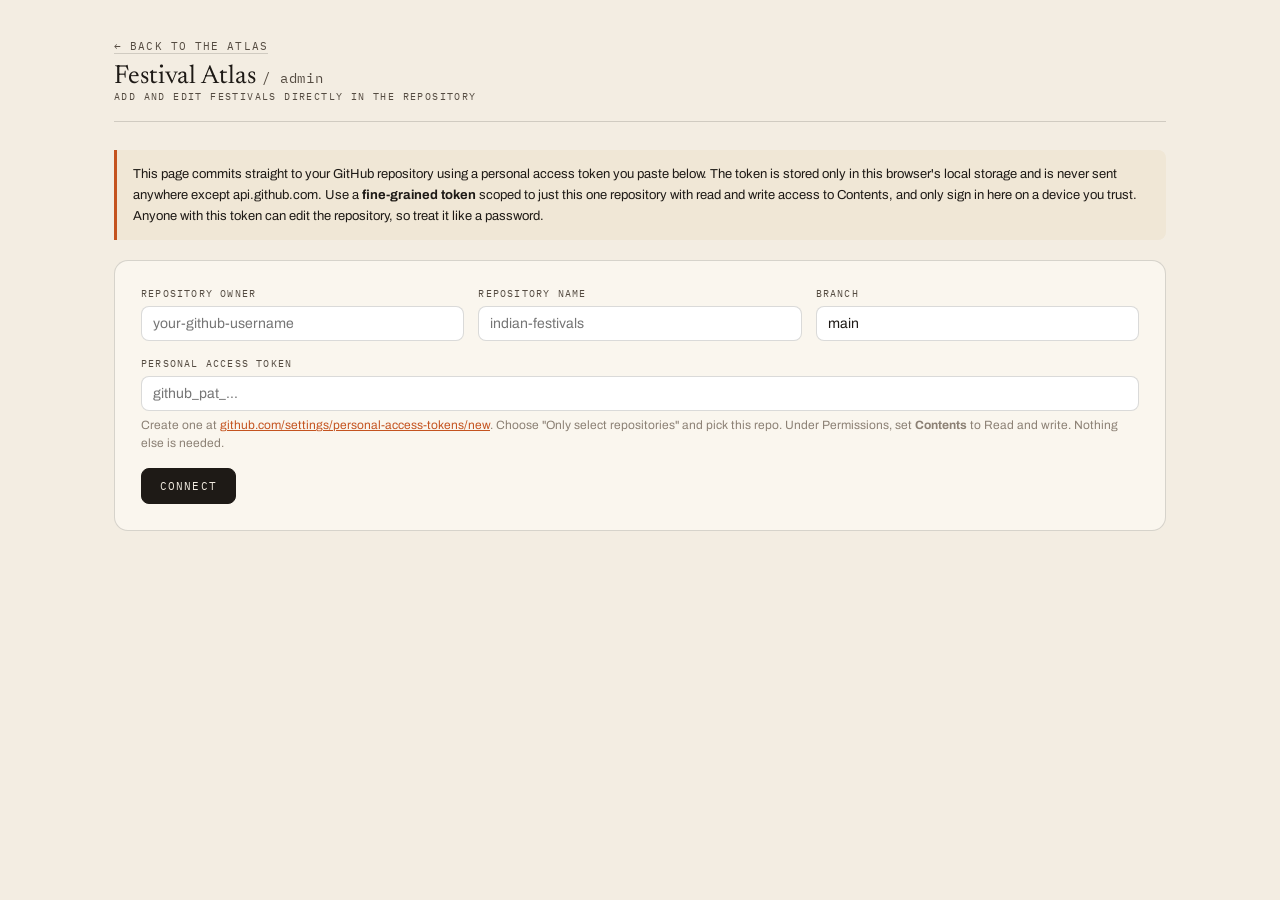
<file: admin.html>
<!DOCTYPE html>
<html lang="en">
<head>
<meta charset="utf-8">
<meta name="viewport" content="width=device-width, initial-scale=1">
<title>Festival Atlas: Admin</title>
<link rel="preconnect" href="https://fonts.googleapis.com">
<link rel="preconnect" href="https://fonts.gstatic.com" crossorigin>
<link rel="stylesheet" href="https://fonts.googleapis.com/css2?family=Archivo:wght@400;500;600&family=IBM+Plex+Mono:wght@400;500&family=Newsreader:ital,wght@0,300;0,400;0,500&display=swap">
<style>
  :root{
    --cream:#F3EDE2; --paper:#FAF6EE; --ink:#1E1A16; --ink-2:#544B41; --ink-3:#8C8175;
    --rule:rgba(30,26,22,.16); --saffron:#C4531F; --red:#8A2B2B; --green:#3F6141;
    --serif:"Newsreader",Georgia,serif; --sans:"Archivo","Helvetica Neue",Helvetica,sans-serif;
    --mono:"IBM Plex Mono",ui-monospace,monospace;
  }
  *{box-sizing:border-box}
  html,body{margin:0;min-height:100%;background:var(--cream);color:var(--ink);
    font-family:var(--sans);-webkit-font-smoothing:antialiased}
  a{color:var(--saffron)}
  h1,h2,h3{font-family:var(--serif);font-weight:400;margin:0}
  .mono{font-family:var(--mono);letter-spacing:.06em}
  #app{max-width:1100px;margin:0 auto;padding:36px 24px 100px}
  header.top{display:flex;justify-content:space-between;align-items:baseline;margin-bottom:28px;
    border-bottom:1px solid var(--rule);padding-bottom:18px;flex-wrap:wrap;gap:10px}
  header.top h1{font-size:26px}
  header.top .sub{font-family:var(--mono);font-size:10px;letter-spacing:.14em;text-transform:uppercase;
    color:var(--ink-2)}
  .card{background:var(--paper);border:1px solid var(--rule);border-radius:14px;padding:26px;
    margin-bottom:22px}
  .field{margin-bottom:16px}
  .field label{display:block;font-family:var(--mono);font-size:10px;letter-spacing:.12em;
    text-transform:uppercase;color:var(--ink-2);margin-bottom:6px}
  .field .hint{font-size:12px;color:var(--ink-3);margin-top:5px;line-height:1.5}
  input, select, textarea{width:100%;font-family:var(--sans);font-size:14px;padding:9px 11px;
    border:1px solid var(--rule);border-radius:8px;background:#fff;color:var(--ink)}
  textarea{min-height:64px;resize:vertical;line-height:1.5}
  input:focus, select:focus, textarea:focus{outline:2px solid var(--saffron);outline-offset:1px}
  .row{display:flex;gap:14px;flex-wrap:wrap}
  .row > .field{flex:1;min-width:180px}
  button{font-family:var(--mono);font-size:11px;letter-spacing:.1em;text-transform:uppercase;
    padding:10px 18px;border-radius:8px;border:1px solid var(--ink);background:var(--ink);
    color:var(--cream);cursor:pointer}
  button.ghost{background:none;color:var(--ink);border:1px solid var(--rule)}
  button.danger{background:var(--red);border-color:var(--red)}
  button:disabled{opacity:.4;cursor:default}
  button:hover:not(:disabled){filter:brightness(1.08)}
  .warn{background:#F0E7D6;border-left:3px solid var(--saffron);padding:14px 16px;font-size:13px;
    line-height:1.6;border-radius:0 8px 8px 0;margin-bottom:20px}
  #status{position:fixed;bottom:20px;right:20px;max-width:360px;font-family:var(--mono);font-size:12px;
    padding:12px 16px;border-radius:8px;box-shadow:0 8px 30px rgba(30,26,22,.18);z-index:99;
    display:none;line-height:1.5}
  #status.ok{background:#e4efe4;border:1px solid var(--green);color:var(--green);display:block}
  #status.err{background:#f6e2e0;border:1px solid var(--red);color:var(--red);display:block}
  #status.busy{background:var(--paper);border:1px solid var(--rule);color:var(--ink-2);display:block}
  .statelist{display:flex;flex-wrap:wrap;gap:8px;margin-bottom:20px}
  .statelist button{background:#fff;color:var(--ink);border:1px solid var(--rule);font-size:10px}
  .statelist button.active{background:var(--ink);color:var(--cream)}
  .flist{border-top:1px solid var(--rule)}
  .frow{display:flex;justify-content:space-between;align-items:center;padding:12px 0;
    border-bottom:1px solid var(--rule);gap:10px}
  .frow .fname{font-family:var(--serif);font-size:17px}
  .frow .fmeta{font-family:var(--mono);font-size:9.5px;color:var(--ink-2);letter-spacing:.08em;
    text-transform:uppercase}
  .frow .fbtns{display:flex;gap:8px;flex:none}
  .frow .fbtns button{padding:6px 12px;font-size:9.5px}
  [hidden]{display:none!important}
  .medialist{display:flex;flex-direction:column;gap:8px;margin-bottom:18px}
  .mrow{display:flex;align-items:center;gap:12px;padding:8px;border:1px solid var(--rule);
    border-radius:10px;background:#fff}
  .mthumb{width:76px;height:48px;object-fit:cover;border-radius:6px;border:1px solid var(--rule);
    background:var(--cream);flex:none}
  .minfo{flex:1;min-width:0}
  .mtype{font-family:var(--mono);font-size:9.5px;letter-spacing:.12em;text-transform:uppercase;
    color:var(--saffron)}
  .murl{font-size:12px;color:var(--ink-2);white-space:nowrap;overflow:hidden;text-overflow:ellipsis}
  .mbtns{display:flex;gap:6px;flex:none}
  .mbtns button{padding:5px 10px;font-size:10px}
  .mempty{font-size:12px;color:var(--ink-3)}
  .sectiontitle{font-family:var(--mono);font-size:10.5px;letter-spacing:.16em;text-transform:uppercase;
    color:var(--saffron);margin:26px 0 12px}
  .toolbar{display:flex;justify-content:space-between;align-items:center;margin-bottom:14px;flex-wrap:wrap;gap:10px}
</style>
</head>
<body>
<div id="app">
  <header class="top">
    <div>
      <a href="index.html" class="mono" style="font-size:11px;letter-spacing:.1em;text-transform:uppercase;
        display:inline-block;margin-bottom:10px;color:var(--ink-2);text-decoration:none;
        border-bottom:1px solid var(--rule)">&larr; Back to the atlas</a>
      <h1>Festival Atlas <span class="mono" style="font-size:14px;color:var(--ink-2)">/ admin</span></h1>
      <div class="sub">Add and edit festivals directly in the repository</div>
    </div>
    <div id="whoami" class="mono" style="font-size:11px;color:var(--ink-2)"></div>
  </header>

  <section id="login-view">
    <div class="warn">
      This page commits straight to your GitHub repository using a personal access token you paste
      below. The token is stored only in this browser's local storage and is never sent anywhere
      except api.github.com. Use a <strong>fine-grained token</strong> scoped to just this one
      repository with read and write access to Contents, and only sign in here on a device you trust.
      Anyone with this token can edit the repository, so treat it like a password.
    </div>
    <div class="card">
      <div class="row">
        <div class="field">
          <label>Repository owner</label>
          <input id="in-owner" placeholder="your-github-username">
        </div>
        <div class="field">
          <label>Repository name</label>
          <input id="in-repo" placeholder="indian-festivals">
        </div>
        <div class="field">
          <label>Branch</label>
          <input id="in-branch" placeholder="main" value="main">
        </div>
      </div>
      <div class="field">
        <label>Personal access token</label>
        <input id="in-token" type="password" placeholder="github_pat_...">
        <div class="hint">
          Create one at
          <a href="https://github.com/settings/personal-access-tokens/new" target="_blank" rel="noopener">github.com/settings/personal-access-tokens/new</a>.
          Choose "Only select repositories" and pick this repo. Under Permissions, set
          <strong>Contents</strong> to Read and write. Nothing else is needed.
        </div>
      </div>
      <button id="btn-connect">Connect</button>
    </div>
  </section>

  <section id="editor-view" hidden>
    <div class="toolbar">
      <div class="statelist" id="statelist"></div>
      <div style="display:flex;gap:10px">
        <button class="ghost" id="btn-add-state">+ New state</button>
        <button class="ghost" id="btn-logout">Log out</button>
      </div>
    </div>

    <div class="card" id="state-card" hidden>
      <div class="toolbar">
        <h2 id="state-heading"></h2>
        <button class="ghost" id="btn-edit-state">Edit state details</button>
      </div>
      <div class="flist" id="flist"></div>
      <div style="margin-top:16px">
        <button id="btn-add-festival">+ Add festival</button>
      </div>
    </div>
  </section>

  <!-- state metadata form -->
  <section id="state-form-view" hidden>
    <div class="card">
      <h2 id="state-form-title">State details</h2>
      <div class="row">
        <div class="field">
          <label>Internal id (lowercase, no spaces)</label>
          <input id="sf-id">
        </div>
        <div class="field">
          <label>Display name</label>
          <input id="sf-name">
        </div>
      </div>
      <div class="field">
        <label>Map name (st_nm, must match the map exactly)</label>
        <input id="sf-stnm" list="stnm-options">
        <datalist id="stnm-options"></datalist>
        <div class="hint">This has to match one of the 36 official state and union territory names used by the map, or the state will not be clickable. Pick one from the list.</div>
      </div>
      <div class="row">
        <div class="field">
          <label>Capital</label>
          <input id="sf-capital">
        </div>
        <div class="field">
          <label>Languages (add native script in parentheses, e.g. Telugu (తెలుగు))</label>
          <input id="sf-languages">
        </div>
      </div>
      <div class="field">
        <label>Tagline (1 to 3 plain sentences)</label>
        <textarea id="sf-tagline"></textarea>
      </div>
      <div class="row">
        <button id="btn-save-state">Save state</button>
        <button class="ghost" id="btn-cancel-state">Cancel</button>
        <button class="danger" id="btn-delete-state" style="margin-left:auto">Delete this state</button>
      </div>
    </div>
  </section>

  <!-- festival form -->
  <section id="festival-form-view" hidden>
    <div class="card">
      <h2 id="festival-form-title">Festival</h2>

      <div class="sectiontitle">The basics</div>
      <div class="row">
        <div class="field"><label>Name</label><input id="ff-name"></div>
        <div class="field"><label>Also known as (aliases)</label><input id="ff-aliases"></div>
      </div>
      <div class="row">
        <div class="field"><label>Month</label><input id="ff-month" placeholder="September to October"></div>
        <div class="field"><label>Season / lunar detail</label><input id="ff-season"></div>
      </div>
      <div class="row">
        <div class="field">
          <label>Scale</label>
          <select id="ff-scale">
            <option value="3">Major, celebrated very widely</option>
            <option value="2">Widespread</option>
            <option value="1">Local</option>
          </select>
        </div>
        <div class="field">
          <label>Band</label>
          <select id="ff-band">
            <option value="hindu">Hindu and temple</option>
            <option value="muslim">Islamic</option>
            <option value="christian">Christian</option>
            <option value="harvest">Harvest and seasonal</option>
            <option value="community">Community and cultural</option>
          </select>
        </div>
        <div class="field"><label>Categories (comma separated)</label><input id="ff-categories" placeholder="Hindu, Temple"></div>
      </div>
      <div class="field"><label>Reach (how widely it is kept)</label><input id="ff-reach"></div>

      <div class="sectiontitle">Photos and videos</div>
      <div class="field">
        <label>Paste links, one per line (image links or YouTube links)</label>
        <textarea id="ff-medialinks" placeholder="https://example.com/festival-photo.jpg&#10;https://www.youtube.com/watch?v=..."></textarea>
        <div class="hint">Nothing is uploaded or stored here. These are only links, embedded when the page loads, and they slide every 5 seconds in the order listed below. A YouTube video holds the slideshow still while it is playing.</div>
        <div style="margin-top:10px"><button class="ghost" id="btn-add-media" type="button">Add these links</button></div>
      </div>
      <div class="medialist" id="media-list"></div>
      <div class="field">
        <label>Caption (shown under the photos and videos)</label>
        <input id="ff-image" placeholder="Short scene description, used as a caption or a placeholder">
      </div>

      <div class="sectiontitle">The story, written in full plain sentences a 10 year old could follow</div>
      <div class="field"><label>What is it?</label><textarea id="ff-what"></textarea></div>
      <div class="field"><label>Who celebrates it?</label><textarea id="ff-who"></textarea></div>
      <div class="field"><label>When is it celebrated?</label><textarea id="ff-when"></textarea></div>
      <div class="field"><label>Where did it begin?</label><textarea id="ff-origin"></textarea></div>
      <div class="field"><label>What does it signify?</label><textarea id="ff-signifies"></textarea></div>
      <div class="field"><label>What do people believe?</label><textarea id="ff-beliefs"></textarea></div>
      <div class="field"><label>How is it celebrated?</label><textarea id="ff-celebrate"></textarea></div>
      <div class="field"><label>A local detail</label><textarea id="ff-local"></textarea></div>

      <div class="row">
        <button id="btn-save-festival">Save festival</button>
        <button class="ghost" id="btn-cancel-festival">Cancel</button>
        <button class="danger" id="btn-delete-festival" style="margin-left:auto" hidden>Delete this festival</button>
      </div>
    </div>
  </section>
</div>

<div id="status"></div>

<script>
const GH_API = "https://api.github.com";
const DATA_PATH = "js/data.json";
const STNM_LIST = ["Andaman and Nicobar Islands","Andhra Pradesh","Arunachal Pradesh","Assam","Bihar",
  "Chandigarh","Chhattisgarh","Dadra and Nagar Haveli and Daman and Diu","Delhi","Goa","Gujarat",
  "Haryana","Himachal Pradesh","Jammu and Kashmir","Jharkhand","Karnataka","Kerala","Ladakh",
  "Lakshadweep","Madhya Pradesh","Maharashtra","Manipur","Meghalaya","Mizoram","Nagaland","Odisha",
  "Puducherry","Punjab","Rajasthan","Sikkim","Tamil Nadu","Telangana","Tripura","Uttar Pradesh",
  "Uttarakhand","West Bengal"];

const LS_KEY = "atlasAdmin.v1";
let session = null;   // {owner, repo, branch, token}
let states = [];      // working copy of the data
let sha = null;       // current blob sha of js/data.json, needed to commit
let activeStateId = null;
let editingFestivalIndex = null; // null = new

const $ = id => document.getElementById(id);

function showStatus(kind, msg){
  const el = $("status");
  el.className = kind;
  el.textContent = msg;
  if (kind === "ok") setTimeout(() => { if (el.textContent === msg) el.className = ""; }, 4000);
}

function ghHeaders(){
  return {
    "Authorization": "Bearer " + session.token,
    "Accept": "application/vnd.github+json"
  };
}

function guessRepo(){
  const host = location.hostname;
  const owner = host.endsWith(".github.io") ? host.replace(".github.io","") : "";
  const parts = location.pathname.split("/").filter(Boolean);
  // a project page (username.github.io/reponame/...) puts the repo name first in the path;
  // a user/org root page (username.github.io/...) IS the repo named username.github.io
  const repo = parts.length > 1 ? parts[0] : (owner ? owner + ".github.io" : "");
  return {owner, repo};
}

function loadSession(){
  try {
    const raw = localStorage.getItem(LS_KEY);
    if (raw) return JSON.parse(raw);
  } catch(e){}
  return null;
}
function saveSession(s){ localStorage.setItem(LS_KEY, JSON.stringify(s)); }
function clearSession(){ localStorage.removeItem(LS_KEY); }

/* ---------------- connect ---------------- */
(function initLoginDefaults(){
  const g = guessRepo();
  if (g.owner) $("in-owner").value = g.owner;
  if (g.repo) $("in-repo").value = g.repo;
  STNM_LIST.forEach(n => {
    const o = document.createElement("option"); o.value = n; $("stnm-options").appendChild(o);
  });
  const existing = loadSession();
  if (existing) {
    $("in-owner").value = existing.owner;
    $("in-repo").value = existing.repo;
    $("in-branch").value = existing.branch;
    $("in-token").value = existing.token;
    connect(existing, true);
  }
})();

$("btn-connect").addEventListener("click", () => {
  const s = {
    owner: $("in-owner").value.trim(),
    repo: $("in-repo").value.trim(),
    branch: $("in-branch").value.trim() || "main",
    token: $("in-token").value.trim()
  };
  if (!s.owner || !s.repo || !s.token) { showStatus("err", "Fill in owner, repo and token."); return; }
  connect(s, false);
});

async function connect(s, silent){
  session = s;
  showStatus("busy", "Connecting to " + s.owner + "/" + s.repo + " ...");
  try {
    const repoRes = await fetch(`${GH_API}/repos/${s.owner}/${s.repo}`, {headers: ghHeaders()});
    if (!repoRes.ok) throw new Error("Could not reach that repository (" + repoRes.status + "). Check owner, repo name and token permissions.");
    const repoInfo = await repoRes.json();

    const fileRes = await fetch(`${GH_API}/repos/${s.owner}/${s.repo}/contents/${DATA_PATH}?ref=${s.branch}`, {headers: ghHeaders()});
    if (!fileRes.ok) throw new Error(`Could not read ${DATA_PATH} on branch ${s.branch} (${fileRes.status}).`);
    const fileInfo = await fileRes.json();
    sha = fileInfo.sha;
    const json = decodeURIComponent(escape(atob(fileInfo.content.replace(/\n/g,""))));
    states = JSON.parse(json);

    saveSession(s);
    $("whoami").textContent = s.owner + "/" + s.repo + " @ " + s.branch;
    $("login-view").hidden = true;
    $("editor-view").hidden = false;
    renderStateList();
    showStatus("ok", "Connected. Loaded " + states.length + " states.");
  } catch(e){
    clearSession();
    showStatus("err", e.message);
    if (!silent) console.error(e);
  }
}

$("btn-logout").addEventListener("click", () => {
  clearSession();
  session = null; states = []; sha = null; activeStateId = null;
  $("editor-view").hidden = true;
  $("state-card").hidden = true;
  $("login-view").hidden = false;
  $("in-token").value = "";
});

/* ---------------- commit helper ---------------- */
async function commit(message){
  const body = {
    message,
    content: btoa(unescape(encodeURIComponent(JSON.stringify(states, null, 2) + "\n"))),
    sha,
    branch: session.branch
  };
  const res = await fetch(`${GH_API}/repos/${session.owner}/${session.repo}/contents/${DATA_PATH}`, {
    method: "PUT",
    headers: {...ghHeaders(), "Content-Type": "application/json"},
    body: JSON.stringify(body)
  });
  if (!res.ok) {
    const err = await res.json().catch(() => ({}));
    throw new Error("GitHub rejected the commit: " + (err.message || res.status));
  }
  const out = await res.json();
  sha = out.content.sha;
}

/* ---------------- state list / detail ---------------- */
function renderStateList(){
  const el = $("statelist");
  el.innerHTML = "";
  states.slice().sort((a,b) => a.name.localeCompare(b.name)).forEach(s => {
    const b = document.createElement("button");
    b.textContent = s.name;
    b.className = s.id === activeStateId ? "active" : "";
    b.addEventListener("click", () => { activeStateId = s.id; renderStateList(); renderStateDetail(); });
    el.appendChild(b);
  });
}

function currentState(){ return states.find(s => s.id === activeStateId) || null; }

function renderStateDetail(){
  const s = currentState();
  if (!s) { $("state-card").hidden = true; return; }
  $("state-card").hidden = false;
  $("state-heading").textContent = s.name;
  const list = $("flist");
  list.innerHTML = "";
  (s.festivals || []).forEach((f, i) => {
    const row = document.createElement("div");
    row.className = "frow";
    row.innerHTML = `<div><div class="fname">${f.name}</div>
      <div class="fmeta">${f.month} &middot; ${f.band}</div></div>`;
    const btns = document.createElement("div");
    btns.className = "fbtns";
    const editBtn = document.createElement("button");
    editBtn.className = "ghost"; editBtn.textContent = "Edit";
    editBtn.addEventListener("click", () => openFestivalForm(i));
    btns.appendChild(editBtn);
    row.appendChild(btns);
    list.appendChild(row);
  });
}

$("btn-add-festival").addEventListener("click", () => openFestivalForm(null));
$("btn-edit-state").addEventListener("click", () => openStateForm(activeStateId));
$("btn-add-state").addEventListener("click", () => openStateForm(null));

/* ---------------- state form ---------------- */
function openStateForm(id){
  const s = id ? states.find(x => x.id === id) : null;
  $("state-form-title").textContent = s ? "Edit " + s.name : "New state";
  $("sf-id").value = s ? s.id : "";
  $("sf-id").disabled = !!s;
  $("sf-name").value = s ? s.name : "";
  $("sf-stnm").value = s ? s.st_nm : "";
  $("sf-capital").value = s ? s.capital : "";
  $("sf-languages").value = s ? s.languages : "";
  $("sf-tagline").value = s ? s.tagline : "";
  $("btn-delete-state").hidden = !s;
  $("state-form-view").dataset.editingId = id || "";
  $("editor-view").hidden = true;
  $("state-form-view").hidden = false;
}
$("btn-cancel-state").addEventListener("click", () => {
  $("state-form-view").hidden = true; $("editor-view").hidden = false;
});
$("btn-save-state").addEventListener("click", async () => {
  const editingId = $("state-form-view").dataset.editingId;
  const id = $("sf-id").value.trim();
  const stnm = $("sf-stnm").value.trim();
  if (!id || !stnm) { showStatus("err", "Id and map name are required."); return; }
  if (!STNM_LIST.includes(stnm)) { showStatus("err", "Map name must exactly match one of the official state or union territory names."); return; }
  const data = {
    id, name: $("sf-name").value.trim(), st_nm: stnm,
    capital: $("sf-capital").value.trim(), languages: $("sf-languages").value.trim(),
    tagline: $("sf-tagline").value.trim()
  };
  if (editingId) {
    const s = states.find(x => x.id === editingId);
    Object.assign(s, data);
  } else {
    if (states.some(x => x.id === id)) { showStatus("err", "That id is already used."); return; }
    data.festivals = [];
    states.push(data);
  }
  showStatus("busy", "Saving to GitHub...");
  try {
    await commit((editingId ? "Update" : "Add") + " state: " + data.name);
    activeStateId = data.id;
    $("state-form-view").hidden = true; $("editor-view").hidden = false;
    renderStateList(); renderStateDetail();
    showStatus("ok", "Saved.");
  } catch(e){ showStatus("err", e.message); }
});
$("btn-delete-state").addEventListener("click", async () => {
  const editingId = $("state-form-view").dataset.editingId;
  const s = states.find(x => x.id === editingId);
  if (!s) return;
  if (!confirm("Delete " + s.name + " and all its festivals? This cannot be undone.")) return;
  states = states.filter(x => x.id !== editingId);
  showStatus("busy", "Deleting...");
  try {
    await commit("Remove state: " + s.name);
    activeStateId = null;
    $("state-form-view").hidden = true; $("editor-view").hidden = false;
    renderStateList(); renderStateDetail();
    showStatus("ok", "Deleted.");
  } catch(e){ showStatus("err", e.message); }
});

/* ---------------- festival form ---------------- */
function openFestivalForm(index){
  const s = currentState();
  const f = index !== null ? s.festivals[index] : null;
  editingFestivalIndex = index;
  $("festival-form-title").textContent = f ? "Edit " + f.name : "New festival in " + s.name;
  $("ff-name").value = f ? f.name : "";
  $("ff-aliases").value = f ? f.aliases : "";
  $("ff-month").value = f ? f.month : "";
  $("ff-season").value = f ? f.season : "";
  $("ff-scale").value = f ? f.scale : "2";
  $("ff-band").value = f ? f.band : "community";
  $("ff-categories").value = f ? (f.categories || []).join(", ") : "";
  $("ff-reach").value = f ? f.reach : "";
  $("ff-image").value = f ? f.image : "";
  ["what","who","when","origin","signifies","beliefs","celebrate","local"].forEach(k => {
    $("ff-" + k).value = f ? (f[k] || "") : "";
  });
  // older entries kept a single imageUrl; carry it over as the first item
  formMedia = f ? (Array.isArray(f.media) ? f.media.map(m => ({type: m.type, url: m.url}))
    : (f.imageUrl ? [{type: "image", url: f.imageUrl}] : [])) : [];
  $("ff-medialinks").value = "";
  renderMediaList();
  $("btn-delete-festival").hidden = index === null;
  $("editor-view").hidden = true;
  $("festival-form-view").hidden = false;
}

/* ---------------- photos and videos (links only) ---------------- */
let formMedia = [];
const YT_RE = /(?:youtu\.be\/|youtube(?:-nocookie)?\.com\/(?:watch\?(?:[^#]*&)?v=|embed\/|shorts\/|live\/|v\/))([A-Za-z0-9_-]{11})/;
const youtubeId = url => { const m = String(url || "").match(YT_RE); return m ? m[1] : null; };

function parseMediaLink(raw){
  if (youtubeId(raw)) return {type: "youtube", url: raw};
  if (/^https?:\/\/\S+$/i.test(raw)) return {type: "image", url: raw};
  return null;
}

function renderMediaList(){
  const box = $("media-list");
  box.innerHTML = "";
  if (!formMedia.length) {
    const e = document.createElement("div");
    e.className = "mempty";
    e.textContent = "Nothing added yet. This festival will show the photograph placeholder.";
    box.appendChild(e);
    return;
  }
  formMedia.forEach((m, i) => {
    const row = document.createElement("div");
    row.className = "mrow";
    const th = document.createElement("img");
    th.className = "mthumb";
    th.alt = "";
    const id = youtubeId(m.url);
    th.src = id ? "https://img.youtube.com/vi/" + id + "/mqdefault.jpg" : m.url;
    const info = document.createElement("div");
    info.className = "minfo";
    const t = document.createElement("div");
    t.className = "mtype";
    t.textContent = (i + 1) + ". " + (id ? "YouTube video" : "Image");
    const u = document.createElement("div");
    u.className = "murl";
    u.textContent = m.url;
    info.append(t, u);
    const btns = document.createElement("div");
    btns.className = "mbtns";
    const mk = (label, fn, disabled) => {
      const b = document.createElement("button");
      b.type = "button"; b.className = "ghost"; b.textContent = label; b.disabled = !!disabled;
      b.addEventListener("click", fn);
      return b;
    };
    btns.append(
      mk("Up", () => { [formMedia[i-1], formMedia[i]] = [formMedia[i], formMedia[i-1]]; renderMediaList(); }, i === 0),
      mk("Down", () => { [formMedia[i+1], formMedia[i]] = [formMedia[i], formMedia[i+1]]; renderMediaList(); }, i === formMedia.length - 1),
      mk("Remove", () => { formMedia.splice(i, 1); renderMediaList(); })
    );
    row.append(th, info, btns);
    box.appendChild(row);
  });
}

$("btn-add-media").addEventListener("click", () => {
  const tokens = $("ff-medialinks").value.split(/\s+/).filter(Boolean);
  if (!tokens.length) { showStatus("err", "Paste at least one link first."); return; }
  let added = 0, dupes = 0;
  const skipped = [];
  tokens.forEach(tok => {
    const m = parseMediaLink(tok);
    if (!m) { skipped.push(tok); return; }
    if (formMedia.some(x => x.url === m.url)) { dupes++; return; }
    formMedia.push(m); added++;
  });
  // keep anything that was not a link in the box so a typo can be fixed
  $("ff-medialinks").value = skipped.join("\n");
  renderMediaList();
  const bits = [added + " added"];
  if (dupes) bits.push(dupes + " already in the list");
  if (skipped.length) bits.push("not valid http(s) or YouTube links: " + skipped.slice(0, 3).map(t => '"' + (t.length > 30 ? t.slice(0, 30) + "..." : t) + '"').join(", ") + (skipped.length > 3 ? " and more" : ""));
  showStatus(skipped.length && !added ? "err" : "ok", bits.join(", ") + ".");
});

$("btn-cancel-festival").addEventListener("click", () => {
  $("festival-form-view").hidden = true; $("editor-view").hidden = false;
});
$("btn-save-festival").addEventListener("click", async () => {
  const s = currentState();
  const name = $("ff-name").value.trim();
  if (!name) { showStatus("err", "A festival needs a name."); return; }
  const data = {
    name,
    aliases: $("ff-aliases").value.trim(),
    month: $("ff-month").value.trim(),
    season: $("ff-season").value.trim(),
    scale: Number($("ff-scale").value),
    categories: $("ff-categories").value.split(",").map(x => x.trim()).filter(Boolean),
    band: $("ff-band").value,
    reach: $("ff-reach").value.trim(),
    image: $("ff-image").value.trim()
  };
  // links typed but never added with the button still count
  const pending = $("ff-medialinks").value.split(/\s+/).filter(Boolean).map(parseMediaLink).filter(Boolean);
  pending.forEach(m => { if (!formMedia.some(x => x.url === m.url)) formMedia.push(m); });
  if (formMedia.length) data.media = formMedia.map(m => ({type: youtubeId(m.url) ? "youtube" : "image", url: m.url}));
  ["what","who","when","origin","signifies","beliefs","celebrate","local"].forEach(k => {
    data[k] = $("ff-" + k).value.trim();
  });
  if (!s.festivals) s.festivals = [];
  if (editingFestivalIndex !== null) s.festivals[editingFestivalIndex] = data;
  else s.festivals.push(data);

  showStatus("busy", "Saving to GitHub...");
  try {
    await commit((editingFestivalIndex !== null ? "Update" : "Add") + " festival: " + name + " (" + s.name + ")");
    $("festival-form-view").hidden = true; $("editor-view").hidden = false;
    renderStateDetail();
    showStatus("ok", "Saved. GitHub Pages will redeploy the site in a minute or two.");
  } catch(e){ showStatus("err", e.message); }
});
$("btn-delete-festival").addEventListener("click", async () => {
  const s = currentState();
  const f = s.festivals[editingFestivalIndex];
  if (!confirm("Delete " + f.name + "?")) return;
  s.festivals.splice(editingFestivalIndex, 1);
  showStatus("busy", "Deleting...");
  try {
    await commit("Remove festival: " + f.name + " (" + s.name + ")");
    $("festival-form-view").hidden = true; $("editor-view").hidden = false;
    renderStateDetail();
    showStatus("ok", "Deleted.");
  } catch(e){ showStatus("err", e.message); }
});
</script>
</body>
</html>
</file>
